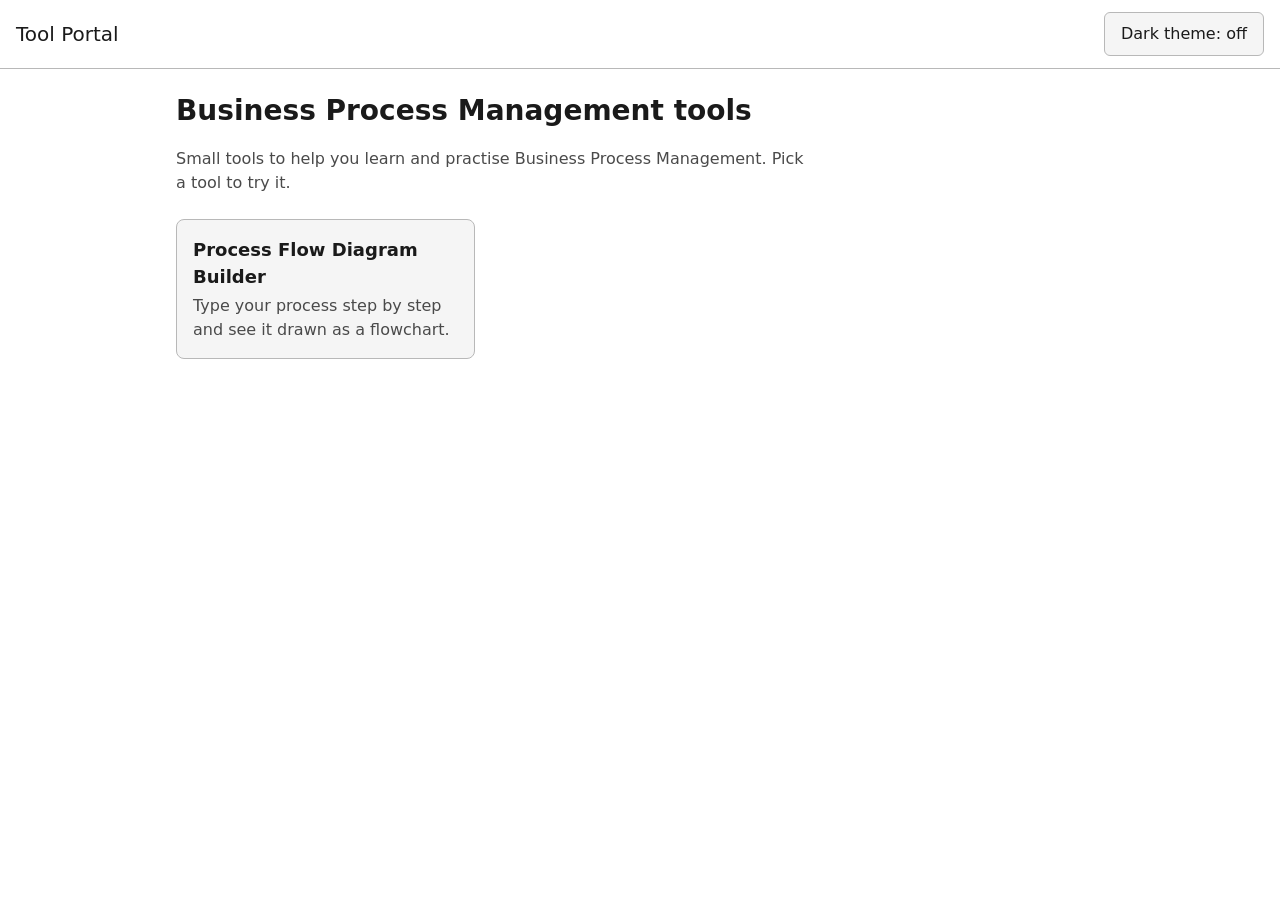
<file: index.html>
<!DOCTYPE html>
<html lang="en" data-theme="light">
<head>
  <meta charset="utf-8">
  <meta name="viewport" content="width=device-width, initial-scale=1">
  <title>Tool Portal</title>
  <link rel="stylesheet" href="css/styles.css">
  <script src="js/theme.js"></script>
</head>
<body>
  <header class="site-header">
    <p class="site-title">Tool Portal</p>
    <button type="button" id="theme-toggle" class="theme-toggle" aria-pressed="false">Dark theme: off</button>
  </header>

  <main>
    <h1>Business Process Management tools</h1>
    <p class="intro">Small tools to help you learn and practise Business Process Management. Pick a tool to try it.</p>

    <ul class="card-grid">
      <li>
        <a class="card" href="tools/flow-builder/index.html">
          <h2>Process Flow Diagram Builder</h2>
          <p>Type your process step by step and see it drawn as a flowchart.</p>
        </a>
      </li>
    </ul>
  </main>
</body>
</html>
</file>
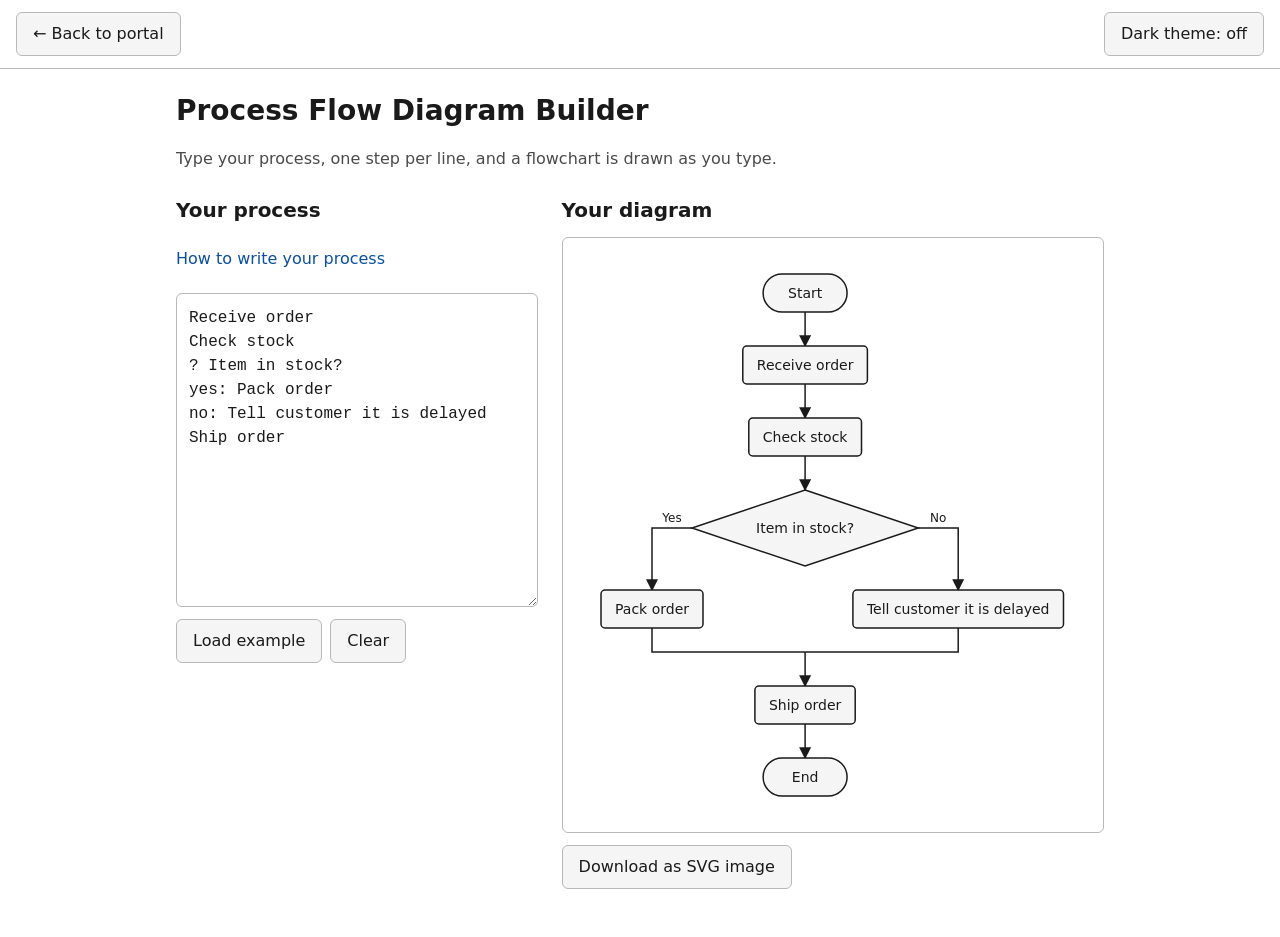
<file: tools/flow-builder/index.html>
<!DOCTYPE html>
<html lang="en" data-theme="light">
<head>
  <meta charset="utf-8">
  <meta name="viewport" content="width=device-width, initial-scale=1">
  <title>Process Flow Diagram Builder | Tool Portal</title>
  <link rel="stylesheet" href="../../css/styles.css">
  <link rel="stylesheet" href="flow-builder.css">
  <script src="../../js/theme.js"></script>
</head>
<body>
  <header class="site-header">
    <a class="back-link" href="../../index.html">&larr; Back to portal</a>
    <button type="button" id="theme-toggle" class="theme-toggle" aria-pressed="false">Dark theme: off</button>
  </header>

  <main>
    <h1>Process Flow Diagram Builder</h1>
    <p class="intro">Type your process, one step per line, and a flowchart is drawn as you type.</p>

    <div class="builder">
      <section class="panel" aria-labelledby="input-heading">
        <h2 id="input-heading">Your process</h2>

        <details class="help">
          <summary>How to write your process</summary>
          <ul>
            <li>Write one step per line, in order. The Start and End shapes are added for you.</li>
            <li>Begin a line with <code>?</code> for a decision, for example <code>? Item in stock?</code></li>
            <li>Right after a decision, add <code>yes:</code> and <code>no:</code> lines for what happens on each answer. Both paths join up again at the next line.</li>
          </ul>
        </details>

        <label for="process-input" class="visually-hidden">Process steps, one per line</label>
        <textarea id="process-input" rows="12" spellcheck="false" autocomplete="off"></textarea>

        <div class="button-row">
          <button type="button" id="load-example" class="button">Load example</button>
          <button type="button" id="clear-input" class="button">Clear</button>
        </div>

        <ul id="messages" class="messages" aria-live="polite"></ul>
      </section>

      <section class="panel" aria-labelledby="diagram-heading">
        <h2 id="diagram-heading">Your diagram</h2>
        <div id="diagram" class="diagram"></div>
        <div class="button-row">
          <button type="button" id="download-svg" class="button">Download as SVG image</button>
        </div>
      </section>
    </div>
  </main>

  <script src="flow-builder.js"></script>
</body>
</html>
</file>
<file: css/styles.css>
/* Shared styles for the portal and every tool page.
   Colors live in variables so the light/dark toggle only swaps these values. */

:root {
  --bg: #ffffff;
  --text: #1a1a1a;
  --text-muted: #4a4a4a;
  --card-bg: #f5f5f5;
  --border: #b8b8b8;
  --link: #0b4f9e;
  --focus: #0b4f9e;
  color-scheme: light;
}

:root[data-theme="dark"] {
  --bg: #121212;
  --text: #f0f0f0;
  --text-muted: #c4c4c4;
  --card-bg: #1e1e1e;
  --border: #5a5a5a;
  --link: #8ab4f8;
  --focus: #8ab4f8;
  color-scheme: dark;
}

* {
  box-sizing: border-box;
}

body {
  margin: 0;
  background: var(--bg);
  color: var(--text);
  font-family: system-ui, -apple-system, "Segoe UI", Roboto, sans-serif;
  font-size: 1rem;
  line-height: 1.5;
}

a {
  color: var(--link);
}

:focus-visible {
  outline: 3px solid var(--focus);
  outline-offset: 2px;
}

/* Header: portal name or "Back to portal" on the left, theme toggle on the right */
.site-header {
  display: flex;
  flex-wrap: wrap;
  align-items: center;
  justify-content: space-between;
  gap: 0.75rem;
  padding: 0.75rem 1rem;
  border-bottom: 1px solid var(--border);
}

.site-title {
  margin: 0;
  font-size: 1.25rem;
}

.back-link,
.theme-toggle {
  display: inline-flex;
  align-items: center;
  min-height: 44px; /* comfortable to tap on a phone */
  padding: 0 1rem;
  border: 1px solid var(--border);
  border-radius: 6px;
  background: var(--card-bg);
  color: var(--text);
  font: inherit;
  text-decoration: none;
  cursor: pointer;
}

main {
  max-width: 60rem;
  margin: 0 auto;
  padding: 1.5rem 1rem 3rem;
}

h1 {
  margin-top: 0;
  font-size: 1.75rem;
  line-height: 1.25;
}

.intro {
  max-width: 40rem;
  color: var(--text-muted);
}

/* Tool cards: one column on phones, more columns as the screen gets wider */
.card-grid {
  display: grid;
  grid-template-columns: 1fr;
  gap: 1rem;
  margin: 1.5rem 0 0;
  padding: 0;
  list-style: none;
}

@media (min-width: 600px) {
  .card-grid {
    grid-template-columns: repeat(2, 1fr);
  }
}

@media (min-width: 900px) {
  .card-grid {
    grid-template-columns: repeat(3, 1fr);
  }
}

.card {
  display: block;
  height: 100%;
  padding: 1rem;
  border: 1px solid var(--border);
  border-radius: 8px;
  background: var(--card-bg);
  color: var(--text);
  text-decoration: none;
}

.card:hover {
  border-color: var(--link);
}

.card h2 {
  margin: 0 0 0.25rem;
  font-size: 1.125rem;
}

.card p {
  margin: 0;
  color: var(--text-muted);
}
</file>
<file: tools/flow-builder/flow-builder.css>
/* Styles for the flow builder only. Colors come from the shared variables. */

.visually-hidden {
  position: absolute;
  width: 1px;
  height: 1px;
  margin: -1px;
  padding: 0;
  overflow: hidden;
  clip: rect(0, 0, 0, 0);
  white-space: nowrap;
  border: 0;
}

/* One column on phones; input and diagram side by side on wide screens */
.builder {
  display: grid;
  grid-template-columns: 1fr;
  gap: 1.5rem;
  margin-top: 1.5rem;
}

@media (min-width: 900px) {
  .builder {
    grid-template-columns: minmax(0, 2fr) minmax(0, 3fr);
    align-items: start;
  }
}

.panel {
  min-width: 0; /* lets a wide diagram scroll inside its box instead of widening the page */
}

.panel h2 {
  margin: 0 0 0.75rem;
  font-size: 1.25rem;
}

textarea {
  display: block;
  width: 100%;
  min-height: 14rem;
  padding: 0.75rem;
  border: 1px solid var(--border);
  border-radius: 6px;
  background: var(--bg);
  color: var(--text);
  font-family: ui-monospace, SFMono-Regular, Menlo, Consolas, monospace;
  font-size: 1rem; /* 16px stops phones zooming in when the box is tapped */
  line-height: 1.5;
  resize: vertical;
}

.help {
  margin-bottom: 0.75rem;
  color: var(--text-muted);
}

.help summary {
  cursor: pointer;
  min-height: 44px;
  display: flex;
  align-items: center;
  color: var(--link);
}

.help ul {
  margin: 0 0 0.5rem;
  padding-left: 1.25rem;
}

.help li {
  margin-bottom: 0.4rem;
}

code {
  padding: 0.1em 0.35em;
  border-radius: 4px;
  background: var(--card-bg);
  border: 1px solid var(--border);
  font-size: 0.95em;
}

.button-row {
  display: flex;
  flex-wrap: wrap;
  gap: 0.5rem;
  margin-top: 0.75rem;
}

.button {
  min-height: 44px;
  padding: 0 1rem;
  border: 1px solid var(--border);
  border-radius: 6px;
  background: var(--card-bg);
  color: var(--text);
  font: inherit;
  cursor: pointer;
}

.button:disabled {
  cursor: not-allowed;
  color: var(--text-muted);
  opacity: 0.7;
}

.messages {
  margin: 0.75rem 0 0;
  padding-left: 1.25rem;
}

.messages:empty {
  display: none;
}

.messages li {
  margin-bottom: 0.25rem;
  color: var(--text);
}

.diagram {
  min-height: 12rem;
  padding: 1rem;
  border: 1px solid var(--border);
  border-radius: 6px;
  background: var(--bg);
  overflow: auto; /* a big diagram scrolls inside this box */
}

.diagram svg {
  display: block;
  margin: 0 auto;
  max-width: none;
}

.diagram-empty {
  margin: 0;
  color: var(--text-muted);
}
</file>
